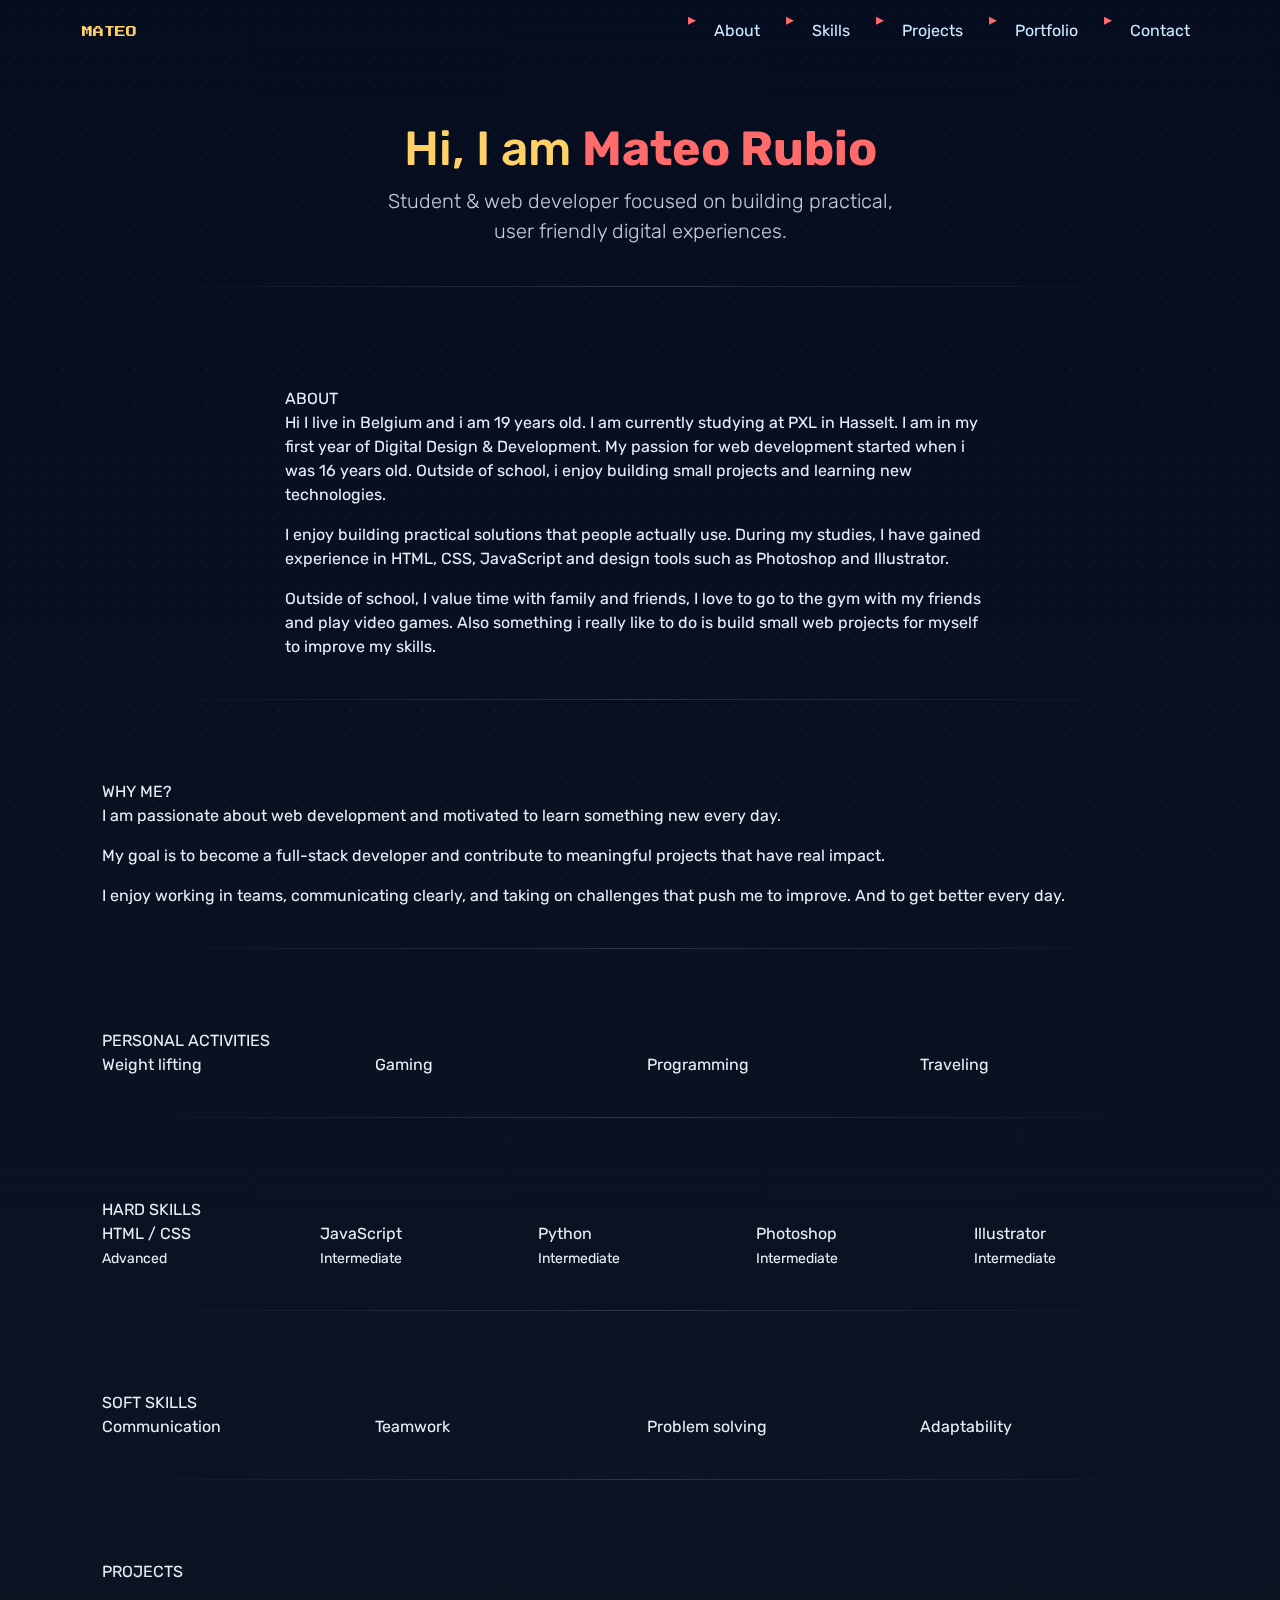
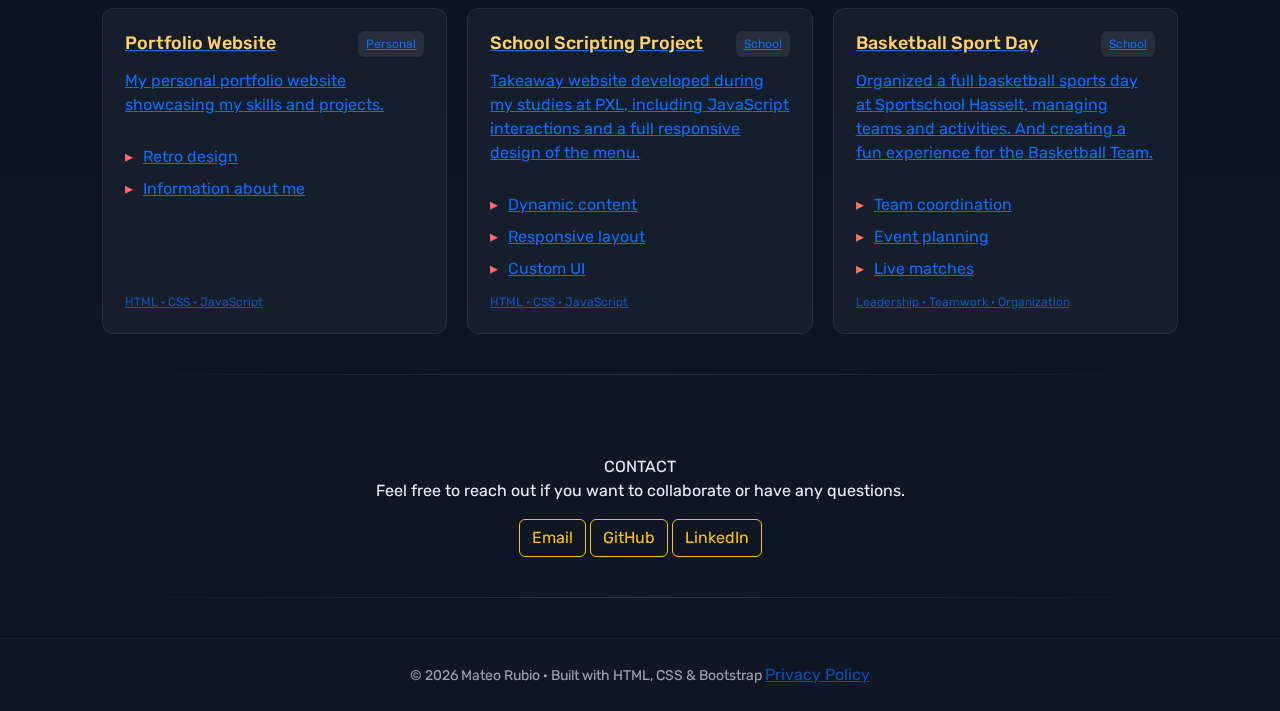
<file: index.html>
<!DOCTYPE html>
<html lang="en">
<head>
  <meta charset="UTF-8"></meta>

  <meta
    name="viewport"
    content="width=device-width, initial-scale=1"
  ></meta>

  <title>Portfolio - Mateo Rubio</title>

  <link
    href="https://cdn.jsdelivr.net/npm/bootstrap@5.3.2/dist/css/bootstrap.min.css"
    rel="stylesheet"
  ></link>

  <link
    href="https://fonts.googleapis.com/css2?family=Press+Start+2P&family=Rubik:wght@300;400;700&display=swap"
    rel="stylesheet"
  ></link>

  <link
    rel="stylesheet"
    href="style.css"
  ></link>

  <script
    defer="defer"
    src="main.js"
  ></script>
</head>

<body>
  <nav class="navbar navbar-expand-md fixed-top navbar-main">
    <div class="container">
      <a
        class="navbar-brand"
        href="#home"
      >
        <span class="brand-logo"></span>

        <span class="brand-text">MATEO</span>
      </a>

      <button
        class="navbar-toggler"
        type="button"
        data-bs-toggle="collapse"
        data-bs-target="#mainNavbar"
      >
        <span class="navbar-toggler-icon"></span>
      </button>

      <div
        class="collapse navbar-collapse justify-content-end"
        id="mainNavbar"
      >
        <ul class="navbar-nav navbar-links">
          <li class="nav-item">
            <a
              class="nav-link"
              href="#about"
            >About</a>
          </li>

          <li class="nav-item">
            <a
              class="nav-link"
              href="#hard-skills"
            >Skills</a>
          </li>

          <li class="nav-item">
            <a
              class="nav-link"
              href="#projects"
            >Projects</a>
          </li>

          <li class="nav-item">
            <a
              class="nav-link"
              href="portfolio/portfolio.html"
            >Portfolio</a>
          </li>

          <li class="nav-item">
            <a
              class="nav-link nav-contact"
              href="#contact"
            >Contact</a>
          </li>
        </ul>
      </div>
    </div>
  </nav>

  <main class="container">
    <section
      id="home"
      class="section-home text-center"
    >
      <h1>
        Hi, I am

        <strong>Mateo Rubio</strong>
      </h1>

      <p class="lead">
        Student & web developer focused on building practical, user friendly digital experiences.
      </p>
    </section>

    <section id="about">
      <div class="row justify-content-center">
        <div class="col-md-8 col-12">
          <div class="content-panel">
            <div class="section-title">ABOUT</div>

            <p>
              Hi I live in Belgium and i am 19 years old. I am currently studying at PXL in Hasselt.
            I am in my first year of Digital Design & Development. My passion for web development started when i was 16 years old.
            Outside of school, i enjoy building small projects and learning new technologies.
            </p>

            <p>
              I enjoy building practical solutions that people actually use.
            During my studies, I have gained experience in HTML, CSS,
            JavaScript and design tools such as Photoshop and Illustrator.
            </p>

            <p class="mb-0">
              Outside of school, I value time with family and friends,
            I love to go to the gym with my friends and play video games.
            Also something i really like to do is build small web projects for myself to improve my skills.
            </p>
          </div>
        </div>
      </div>
    </section>

    <section id="why-me">
      <div class="content-panel">
        <div class="section-title">WHY ME?</div>

        <p>
          I am passionate about web development and motivated to learn
        something new every day.
        </p>

        <p>
          My goal is to become a full-stack developer and contribute
        to meaningful projects that have real impact.
        </p>

        <p class="mb-0">
          I enjoy working in teams, communicating clearly,
        and taking on challenges that push me to improve. And to get better every day.
        </p>
      </div>
    </section>

    <section id="personal-activity">
      <div class="content-panel">
        <div class="section-title">PERSONAL ACTIVITIES</div>

        <div class="skills-grid">
          <div class="skill-box">Weight lifting</div>

          <div class="skill-box">Gaming</div>

          <div class="skill-box">Programming</div>

          <div class="skill-box">Traveling</div>
        </div>
      </div>
    </section>

    <section id="hard-skills">
      <div class="content-panel">
        <div class="section-title">HARD SKILLS</div>

        <div class="skills-grid">
          <div class="skill-box">
            HTML / CSS

            <br>

            <small>Advanced</small>
          </div>

          <div class="skill-box">
            JavaScript

            <br>

            <small>Intermediate</small>
          </div>

          <div class="skill-box">
            Python

            <br>

            <small>Intermediate</small>
          </div>

          <div class="skill-box">
            Photoshop

            <br>

            <small>Intermediate</small>
          </div>

          <div class="skill-box">
            Illustrator

            <br>

            <small>Intermediate</small>
          </div>
        </div>
      </div>
    </section>

    <section id="soft-skills">
      <div class="content-panel">
        <div class="section-title">SOFT SKILLS</div>

        <div class="skills-grid">
          <div class="skill-box">Communication</div>

          <div class="skill-box">Teamwork</div>

          <div class="skill-box">Problem solving</div>

          <div class="skill-box">Adaptability</div>
        </div>
      </div>
    </section>

    <section id="projects">
      <div class="section-title mb-4">PROJECTS</div>

      <div class="projects-grid">
        <a
          href="projects/portfolio.html"
          class="project-card"
        >
          <div class="project-header">
            <h3>Portfolio Website</h3>

            <span>Personal</span>
          </div>

          <p>
            My personal portfolio website showcasing my skills and projects.
          </p>

          <ul>
            <li>Retro design</li>

            <li>Information about me</li>
          </ul>

          <div class="project-tech">HTML · CSS · JavaScript</div>
        </a>

        <a
          href="projects/school-project.html"
          class="project-card"
        >
          <div class="project-header">
            <h3>School Scripting Project</h3>

            <span>School</span>
          </div>

          <p>
            Takeaway website developed during my studies at PXL,
          including JavaScript interactions and a full responsive design of the menu.
          </p>

          <ul>
            <li>Dynamic content</li>

            <li>Responsive layout</li>

            <li>Custom UI</li>
          </ul>

          <div class="project-tech">HTML · CSS · JavaScript</div>
        </a>

        <a
          href="projects/basketball-day.html"
          class="project-card"
        >
          <div class="project-header">
            <h3>Basketball Sport Day</h3>

            <span>School</span>
          </div>

          <p>
            Organized a full basketball sports day at Sportschool Hasselt,
          managing teams and activities. And creating a fun experience for the Basketball Team.
          </p>

          <ul>
            <li>Team coordination</li>

            <li>Event planning</li>

            <li>Live matches</li>
          </ul>

          <div class="project-tech">
            Leadership · Teamwork · Organization
          </div>
        </a>
      </div>
    </section>

    <section id="contact">
      <div class="content-panel text-center">
        <div class="section-title">CONTACT</div>

        <p>
          Feel free to reach out if you want to collaborate or
        have any questions.
        </p>

        <div class="contact-buttons">
          <a
            class="btn btn-outline-warning"
            href="mailto:mateo.rubio@telenet.be"
          >Email</a>

          <a
            class="btn btn-outline-warning"
            href="https://github.com/MateoRubioPXL"
            target="_blank"
          >GitHub</a>

          <a
            class="btn btn-outline-warning"
            href="https://www.linkedin.com/"
            target="_blank"
          >LinkedIn</a>
        </div>
      </div>
    </section>
  </main>

  <footer class="site-footer text-center py-4">
    <small>
      © 2026 Mateo Rubio · Built with HTML, CSS & Bootstrap
    </small>

    <a href="privacy.txt">Privacy Policy</a>
  </footer>

  <script src="https://cdn.jsdelivr.net/npm/bootstrap@5.3.2/dist/js/bootstrap.bundle.min.js"></script>
</body>
</html>
</file>
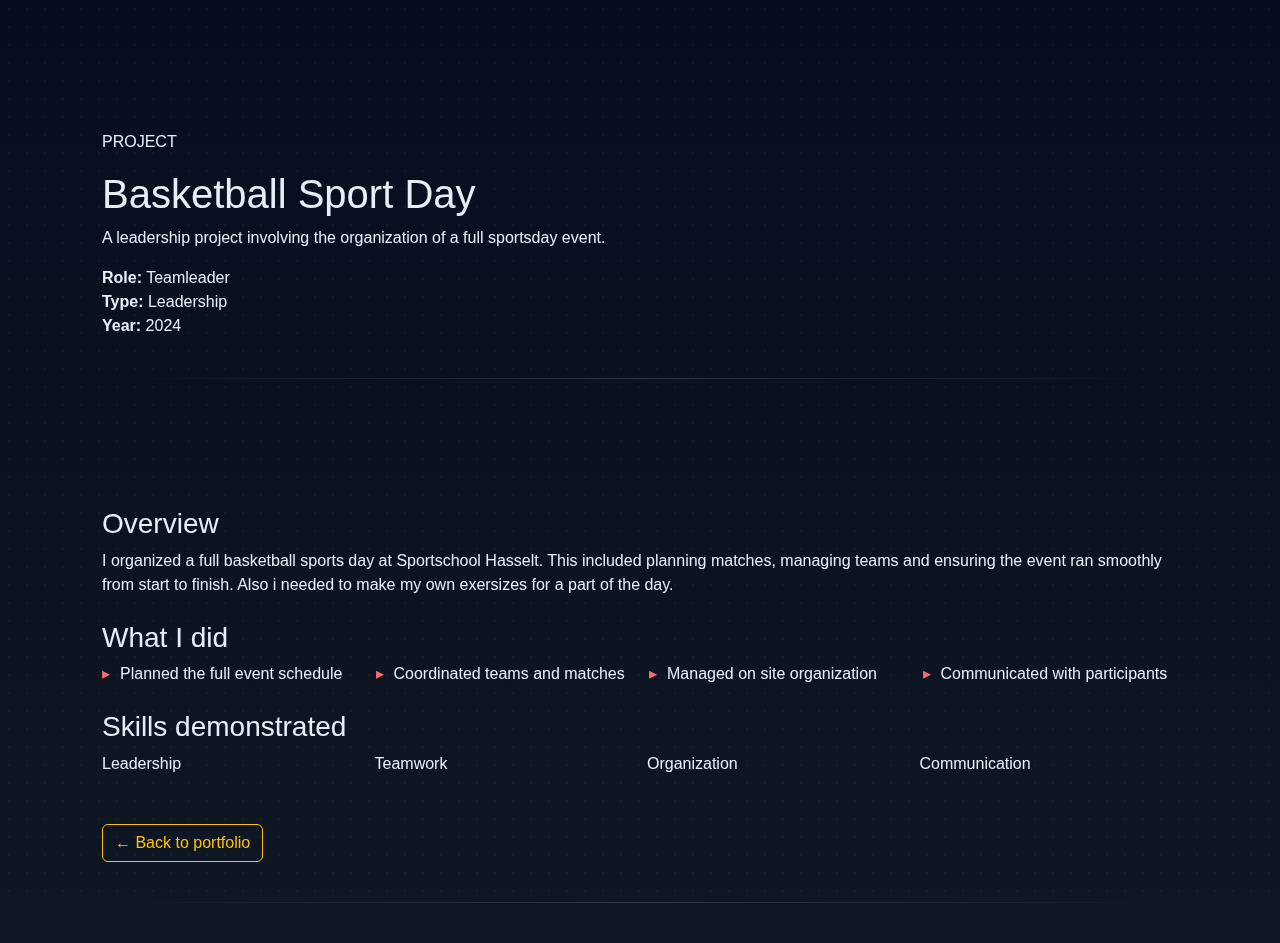
<file: projects/basketball-day.html>
<!DOCTYPE html>
<html lang="en">
<head>
  <meta charset="UTF-8"></meta>

  <title>Basketball Sport Day</title>

  <meta
    name="viewport"
    content="width=device-width, initial-scale=1"
  ></meta>

  <link
    href="https://cdn.jsdelivr.net/npm/bootstrap@5.3.2/dist/css/bootstrap.min.css"
    rel="stylesheet"
  ></link>

  <link
    rel="stylesheet"
    href="../style.css"
  ></link>
</head>

<body>
  <main class="container project-page">
    <section class="project-hero mb-5">
      <span class="section-title mb-3 d-inline-block">PROJECT</span>

      <h1 class="project-title">Basketball Sport Day</h1>

      <p class="project-subtitle">
        A leadership project involving the organization of a full sportsday event.
      </p>

      <div class="project-meta">
        <div>
          <strong>Role:</strong>

          <span>Teamleader</span>
        </div>

        <div>
          <strong>Type:</strong>

          <span>Leadership</span>
        </div>

        <div>
          <strong>Year:</strong>

          <span>2024</span>
        </div>
      </div>
    </section>

    <section class="project-content">
      <div class="content-panel mb-4">
        <h3>Overview</h3>

        <p>
          I organized a full basketball sports day at Sportschool Hasselt.
        This included planning matches, managing teams and ensuring
        the event ran smoothly from start to finish. Also i needed to make my own exersizes for a part of the day.
        </p>
      </div>

      <div class="content-panel mb-4">
        <h3>What I did</h3>

        <ul>
          <li>
            Planned the full event schedule
          </li>

          <li>Coordinated teams and matches</li>

          <li>Managed on site organization</li>

          <li>
            Communicated with participants
          </li>
        </ul>
      </div>

      <div class="content-panel mb-4">
        <h3>Skills demonstrated</h3>

        <div class="skills-grid">
          <div class="skill-box">Leadership</div>

          <div class="skill-box">Teamwork</div>

          <div class="skill-box">Organization</div>

          <div class="skill-box">Communication</div>
        </div>
      </div>

      <a
        href="../index.html"
        class="btn btn-outline-warning mt-4"
      >← Back to portfolio</a>
    </section>
  </main>
</body>
</html>
</file>
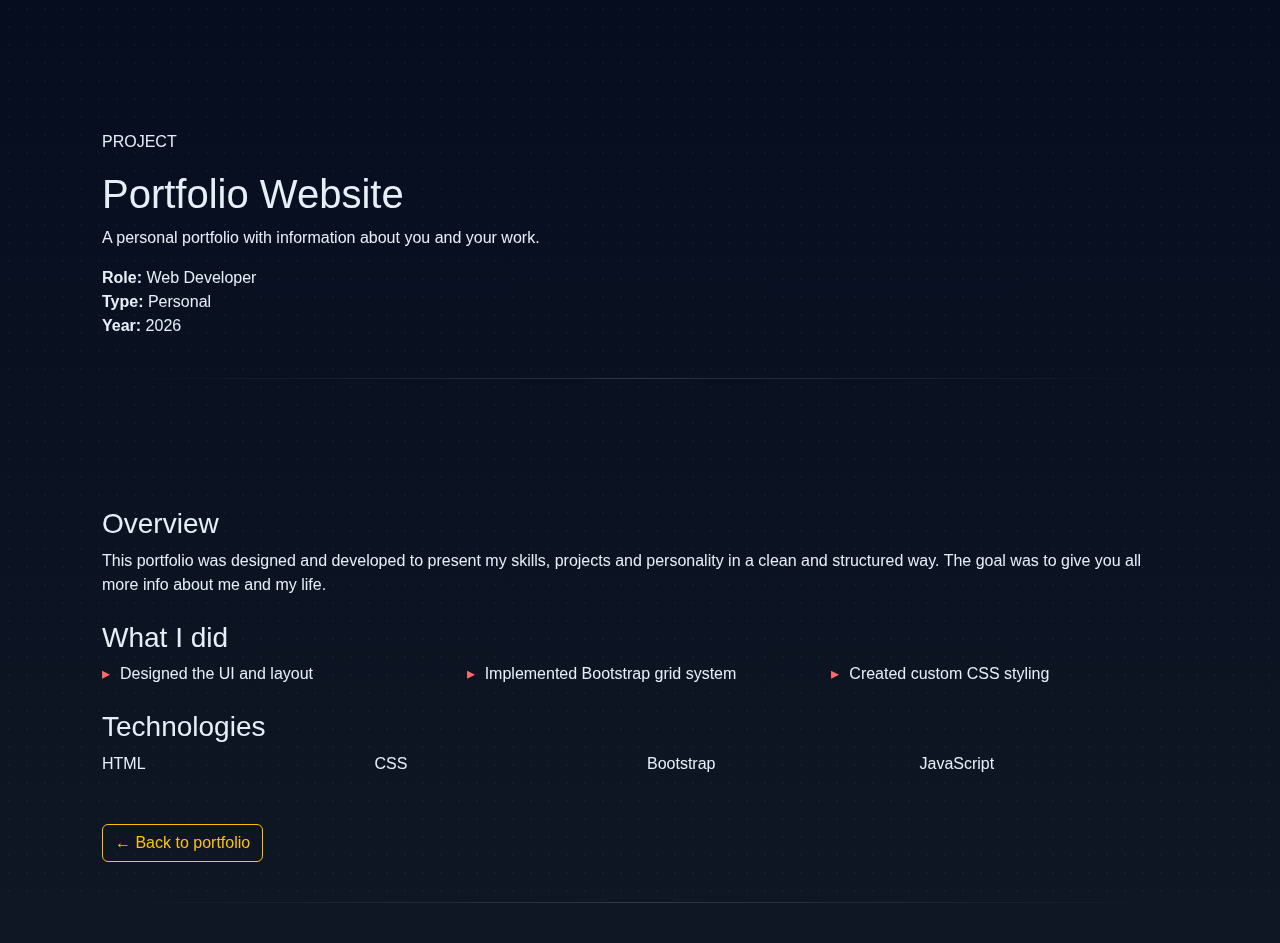
<file: projects/portfolio.html>
<!DOCTYPE html>
<html lang="en">
<head>
  <meta charset="UTF-8"></meta>

  <title>Portfolio Website</title>

  <meta
    name="viewport"
    content="width=device-width, initial-scale=1"
  ></meta>

  <link
    href="https://cdn.jsdelivr.net/npm/bootstrap@5.3.2/dist/css/bootstrap.min.css"
    rel="stylesheet"
  ></link>

  <link
    rel="stylesheet"
    href="../style.css"
  ></link>
</head>

<body>
  <main class="container project-page">
    <section class="project-hero mb-5">
      <span class="section-title mb-3 d-inline-block">PROJECT</span>

      <h1 class="project-title">Portfolio Website</h1>

      <p class="project-subtitle">
        A personal portfolio with information about you and your work.
      </p>

      <div class="project-meta">
        <div>
          <strong>Role:</strong>

          <span>Web Developer</span>
        </div>

        <div>
          <strong>Type:</strong>

          <span>Personal</span>
        </div>

        <div>
          <strong>Year:</strong>

          <span>2026</span>
        </div>
      </div>
    </section>

    <section class="project-content">
      <div class="content-panel mb-4">
        <h3>Overview</h3>

        <p>
          This portfolio was designed and developed to present my skills,
        projects and personality in a clean and structured way. The goal
        was to give you all more info about me and my life.
        </p>
      </div>

      <div class="content-panel mb-4">
        <h3>What I did</h3>

        <ul>
          <li>Designed the UI and layout</li>

          <li>
            Implemented Bootstrap grid system
          </li>

          <li>Created custom CSS styling</li>
        </ul>
      </div>

      <div class="content-panel mb-4">
        <h3>Technologies</h3>

        <div class="skills-grid">
          <div class="skill-box">HTML</div>

          <div class="skill-box">CSS</div>

          <div class="skill-box">Bootstrap</div>

          <div class="skill-box">JavaScript</div>
        </div>
      </div>

      <a
        href="../index.html"
        class="btn btn-outline-warning mt-4"
      >← Back to portfolio</a>
    </section>
  </main>
</body>
</html>
</file>
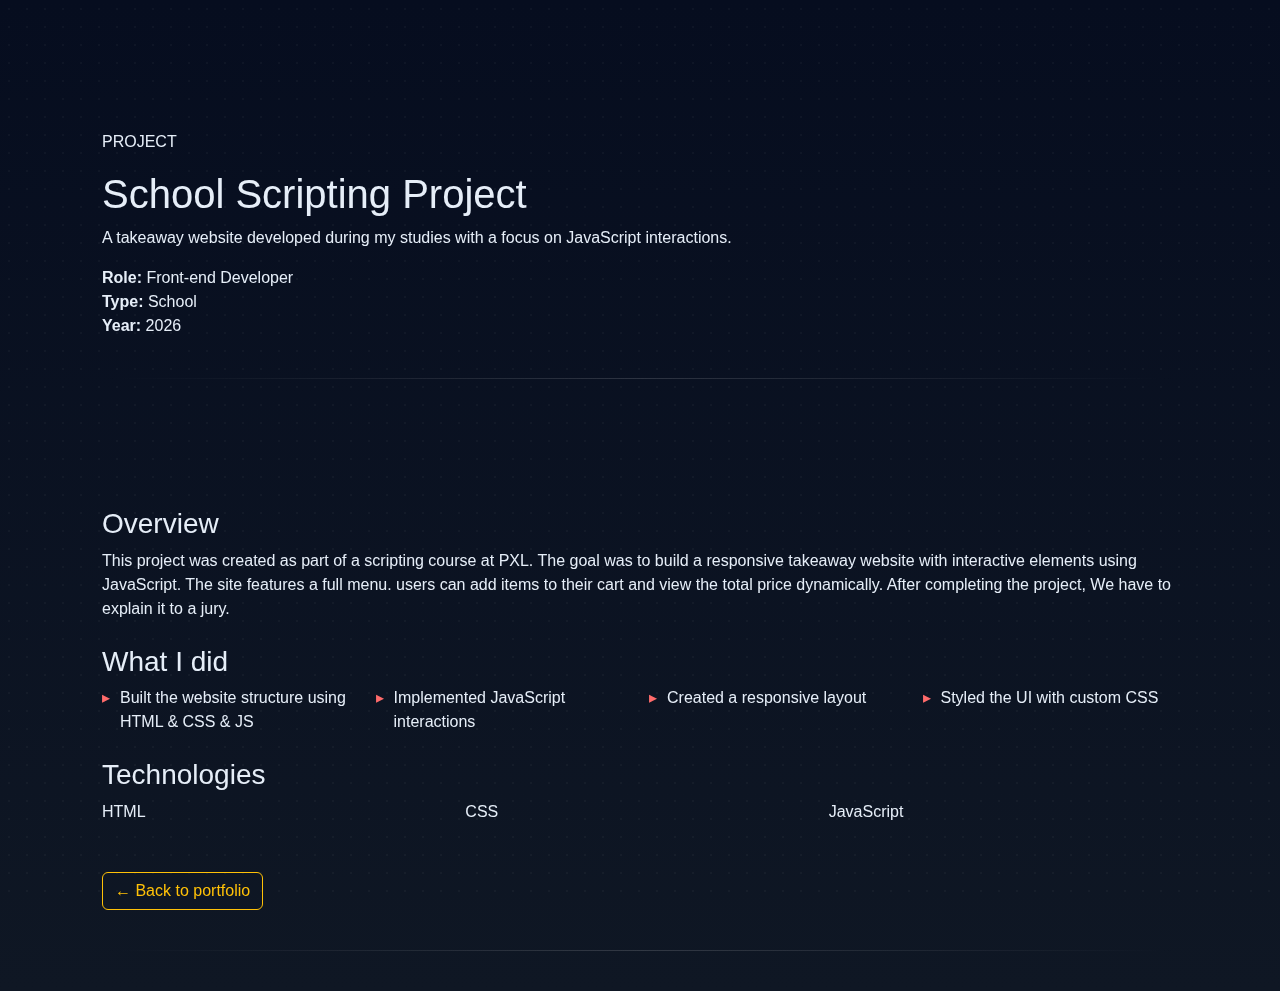
<file: projects/school-project.html>
<!DOCTYPE html>
<html lang="en">
<head>
  <meta charset="UTF-8"></meta>

  <title>School Scripting Project</title>

  <meta
    name="viewport"
    content="width=device-width, initial-scale=1"
  ></meta>

  <link
    href="https://cdn.jsdelivr.net/npm/bootstrap@5.3.2/dist/css/bootstrap.min.css"
    rel="stylesheet"
  ></link>

  <link
    rel="stylesheet"
    href="../style.css"
  ></link>
</head>

<body>
  <main class="container project-page">
    <section class="project-hero mb-5">
      <span class="section-title mb-3 d-inline-block">PROJECT</span>

      <h1 class="project-title">School Scripting Project</h1>

      <p class="project-subtitle">
        A takeaway website developed during my studies with a focus on JavaScript interactions.
      </p>

      <div class="project-meta">
        <div>
          <strong>Role:</strong>

          <span>Front-end Developer</span>
        </div>

        <div>
          <strong>Type:</strong>

          <span>School</span>
        </div>

        <div>
          <strong>Year:</strong>

          <span>2026</span>
        </div>
      </div>
    </section>

    <section class="project-content">
      <div class="content-panel mb-4">
        <h3>Overview</h3>

        <p>
          This project was created as part of a scripting course at PXL.
        The goal was to build a responsive takeaway website with
        interactive elements using JavaScript. The site features a full menu.
        users can add items to their cart and view the total price dynamically.
        After completing the project, We have to explain it to a jury.
        </p>
      </div>

      <div class="content-panel mb-4">
        <h3>What I did</h3>

        <ul>
          <li>
            Built the website structure using HTML & CSS & JS
          </li>

          <li>
            Implemented JavaScript interactions
          </li>

          <li>Created a responsive layout</li>

          <li>Styled the UI with custom CSS</li>
        </ul>
      </div>

      <div class="content-panel mb-4">
        <h3>Technologies</h3>

        <div class="skills-grid">
          <div class="skill-box">HTML</div>

          <div class="skill-box">CSS</div>

          <div class="skill-box">JavaScript</div>
        </div>
      </div>

      <a
        href="../index.html"
        class="btn btn-outline-warning mt-4"
      >← Back to portfolio</a>
    </section>
  </main>
</body>
</html>
</file>
<file: style.css>
:root {
  --accent: #ff6b6b;
  --accent-2: #ffd166;
  --panel-bg: rgba(255,255,255,0.05);
}

/* =====================
   GLOBAL BACKGROUND
===================== */
body::before {
  content: "";
  position: fixed;
  inset: 0;
  background-image: radial-gradient(rgba(255,255,255,0.035) 1px, transparent 1px);
  background-size: 18px 18px;
  pointer-events: none;
  z-index: -1;
}

body {
  font-family: 'Rubik', sans-serif;
  background: linear-gradient(180deg, #060d1f, #0f1724);
  color: #e6eef8;
  padding-top: 90px;
}

/* =====================
   LAYOUT
===================== */
main.container {
  max-width: 1100px;
}

section {
  padding: 40px 0;
  position: relative;
  scroll-margin-top: 100px;
}

/* Section divider line */
section::after {
  content: "";
  display: block;
  height: 1px;
  margin-top: 40px;
  background: linear-gradient(to right, transparent, rgba(255,255,255,0.15), transparent);
}

@media (max-width: 768px) {
  section {
    padding: 32px 0;
  }
}

/* =====================
   NAVBAR
===================== */
.navbar-retro {
  background: linear-gradient(90deg, rgba(8,12,25,0.95), rgba(12,18,32,0.95));
  border-bottom: 1px solid rgba(255,255,255,0.08);
}

.brand-logo {
  width: 34px;
  height: 34px;
  border-radius: 6px;
  background: linear-gradient(135deg, var(--accent), var(--accent-2));
}

.brand-text {
  font-family: 'Press Start 2P';
  font-size: 11px;
  color: var(--accent-2);
}

.nav-link {
  color: #cfe7ff;
  padding: 0.7rem 1rem;
}

.nav-link:hover,
.nav-link:focus-visible {
  color: var(--accent);
}

/* =====================
   HOME
===================== */
#home {
  padding-top: 30px;
  padding-bottom: 60px;
}

#home h1 {
  font-size: clamp(2rem, 5vw, 3rem);
  color: var(--accent-2);
}

#home strong {
  color: var(--accent);
}

#home .lead {
  max-width: 520px;
  margin: 0 auto;
  opacity: 0.85;
}

/* =====================
   SECTION LABEL
===================== */
.section-label {
  font-family: 'Press Start 2P';
  font-size: 11px;
  letter-spacing: 1px;
  color: var(--accent-2);
  background: rgba(255,255,255,0.07);
  padding: 6px 12px;
  display: inline-block;
  border-radius: 6px;
}

/* =====================
   PANELS
===================== */
.panel-card {
  position: relative;
  background: var(--panel-bg);
  border: 1px solid rgba(255,255,255,0.08);
  box-shadow: 0 10px 28px rgba(0,0,0,0.55);
  padding: 22px;
}

.panel-card + .panel-card {
  margin-top: 18px;
}

.panel-card::before {
  content: "";
  position: absolute;
  left: 0;
  top: 0;
  width: 3px;
  height: 100%;
  background: linear-gradient(var(--accent), var(--accent-2));
  opacity: 0.7;
}

/* =====================
   LISTS (FULLER LOOK)
===================== */
ul {
  list-style: none;
  padding: 0;
  margin-bottom: 0;
  display: grid;
  grid-template-columns: repeat(auto-fit, minmax(180px, 1fr));
  gap: 8px 18px;
}

ul li {
  position: relative;
  padding-left: 18px;
}

ul li::before {
  content: "▸";
  position: absolute;
  left: 0;
  color: var(--accent);
}

/* =====================
   SKILLS
===================== */
.skills-grid {
  display: grid;
  grid-template-columns: repeat(auto-fit, minmax(140px, 1fr));
  gap: 14px;
}

.skill-item {
  background: linear-gradient(180deg, rgba(255,107,107,0.16), rgba(255,107,107,0.08));
  border: 1px solid rgba(255,107,107,0.3);
  padding: 14px;
  border-radius: 10px;
  text-align: center;
}

.skill-item small {
  opacity: 0.75;
}

/* =====================
   PROJECTS
===================== */
.project-item {
  background: rgba(255,209,102,0.1);
  border-left: 3px solid var(--accent-2);
  padding: 16px;
  margin-bottom: 16px;
}

.project-item p {
  margin-bottom: 6px;
  opacity: 0.9;
}

.project-item small {
  opacity: 0.7;
}
.project-link {
  text-decoration: none;
  color: inherit;
  display: block;
}

.project-link:hover {
  color: inherit;
}


/* =====================
   FOOTER
===================== */
footer {
  opacity: 0.65;
  border-top: 1px solid rgba(255,255,255,0.08);
}
/* NAVBAR */
.custom-navbar {
  background: rgba(8, 12, 25, 0.75);
  backdrop-filter: blur(10px);
  border-bottom: 1px solid rgba(255,255,255,0.08);
  padding: 14px 0;
}

.custom-navbar .navbar-brand {
  display: flex;
  align-items: center;
  gap: 10px;
}

.custom-navbar .brand-logo {
  width: 32px;
  height: 32px;
  border-radius: 6px;
  background: linear-gradient(135deg, var(--accent), var(--accent-2));
}

.nav-links {
  gap: 6px;
}

.nav-links .nav-link {
  color: #cfe7ff;
  font-size: 14px;
  padding: 8px 14px;
  border-radius: 6px;
  transition: all 0.2s ease;
}

.nav-links .nav-link:hover {
  background: rgba(255,255,255,0.08);
  color: var(--accent-2);
}

.nav-links .nav-cta {
  border: 1px solid rgba(255,209,102,0.4);
  color: var(--accent-2);
}

/* PROJECTS CARDS */
.projects-grid {
  display: grid;
  grid-template-columns: repeat(auto-fit, minmax(280px, 1fr));
  gap: 20px;
}

.project-card {
  background: rgba(255,255,255,0.04);
  border: 1px solid rgba(255,255,255,0.08);
  border-radius: 12px;
  padding: 22px;
  display: flex;
  flex-direction: column;
  gap: 12px;
  transition: all 0.3s ease;
}

.project-card:hover {
  transform: translateY(-6px);
  border-color: rgba(255,107,107,0.4);
  box-shadow: 0 12px 30px rgba(0,0,0,0.6);
}

.project-header {
  display: flex;
  justify-content: space-between;
  align-items: center;
}

.project-header h3 {
  font-size: 18px;
  margin: 0;
  color: var(--accent-2);
}

.project-header span {
  font-size: 12px;
  padding: 4px 8px;
  border-radius: 6px;
  background: rgba(255,255,255,0.08);
}

.project-tech {
  margin-top: auto;
  font-size: 12px;
  opacity: 0.7;
}
</file>
